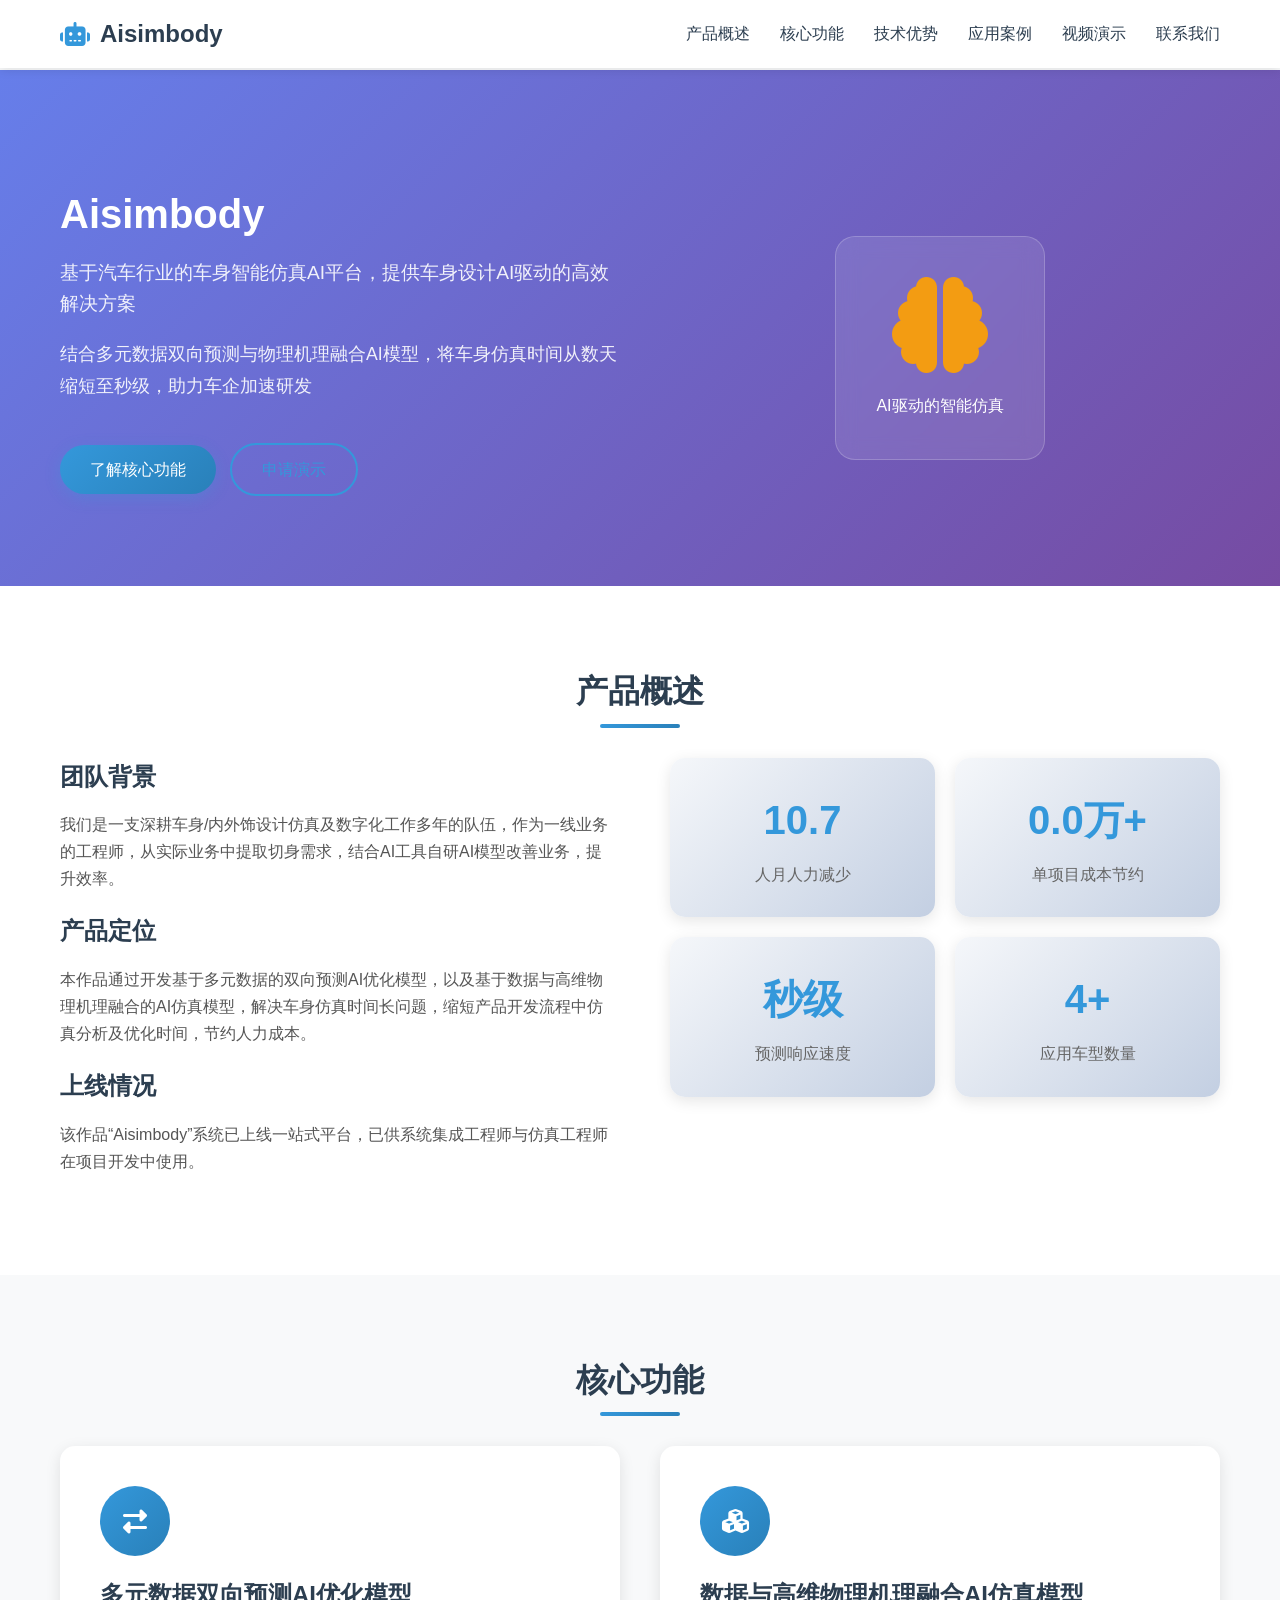
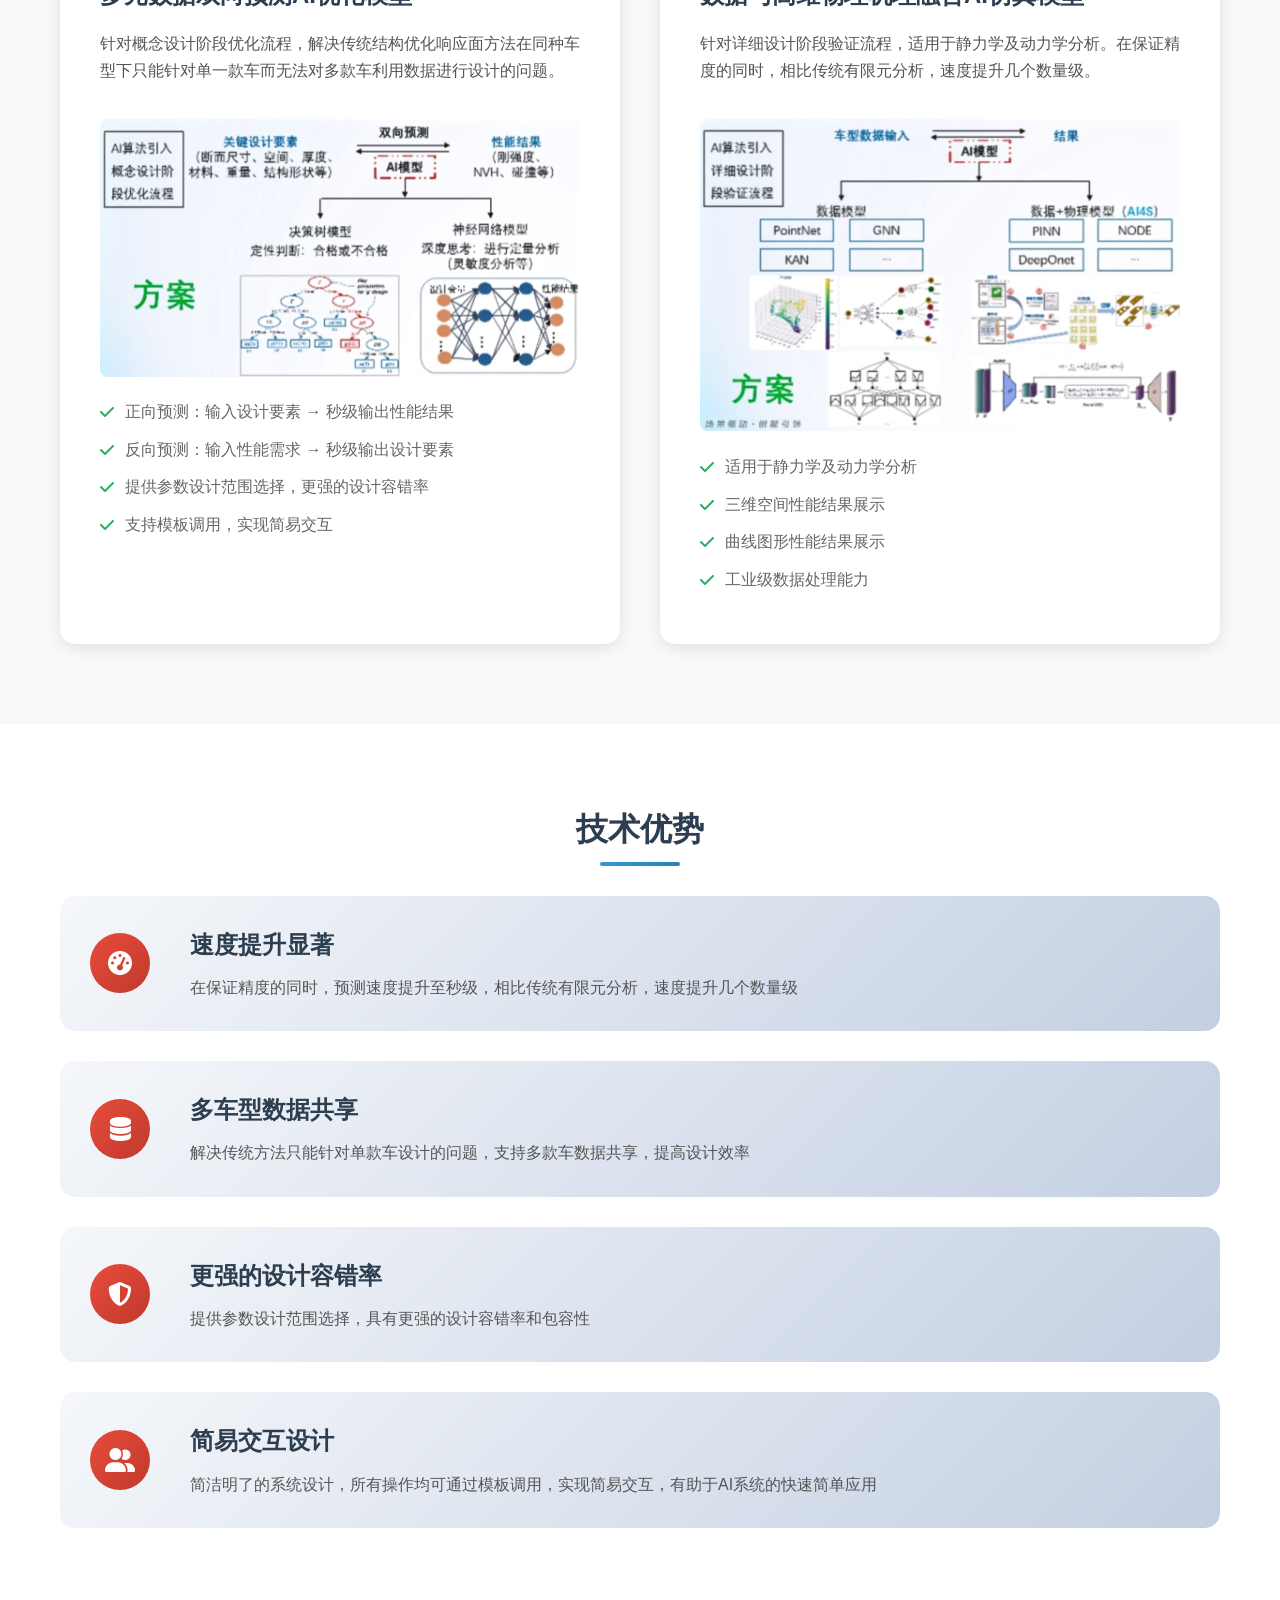
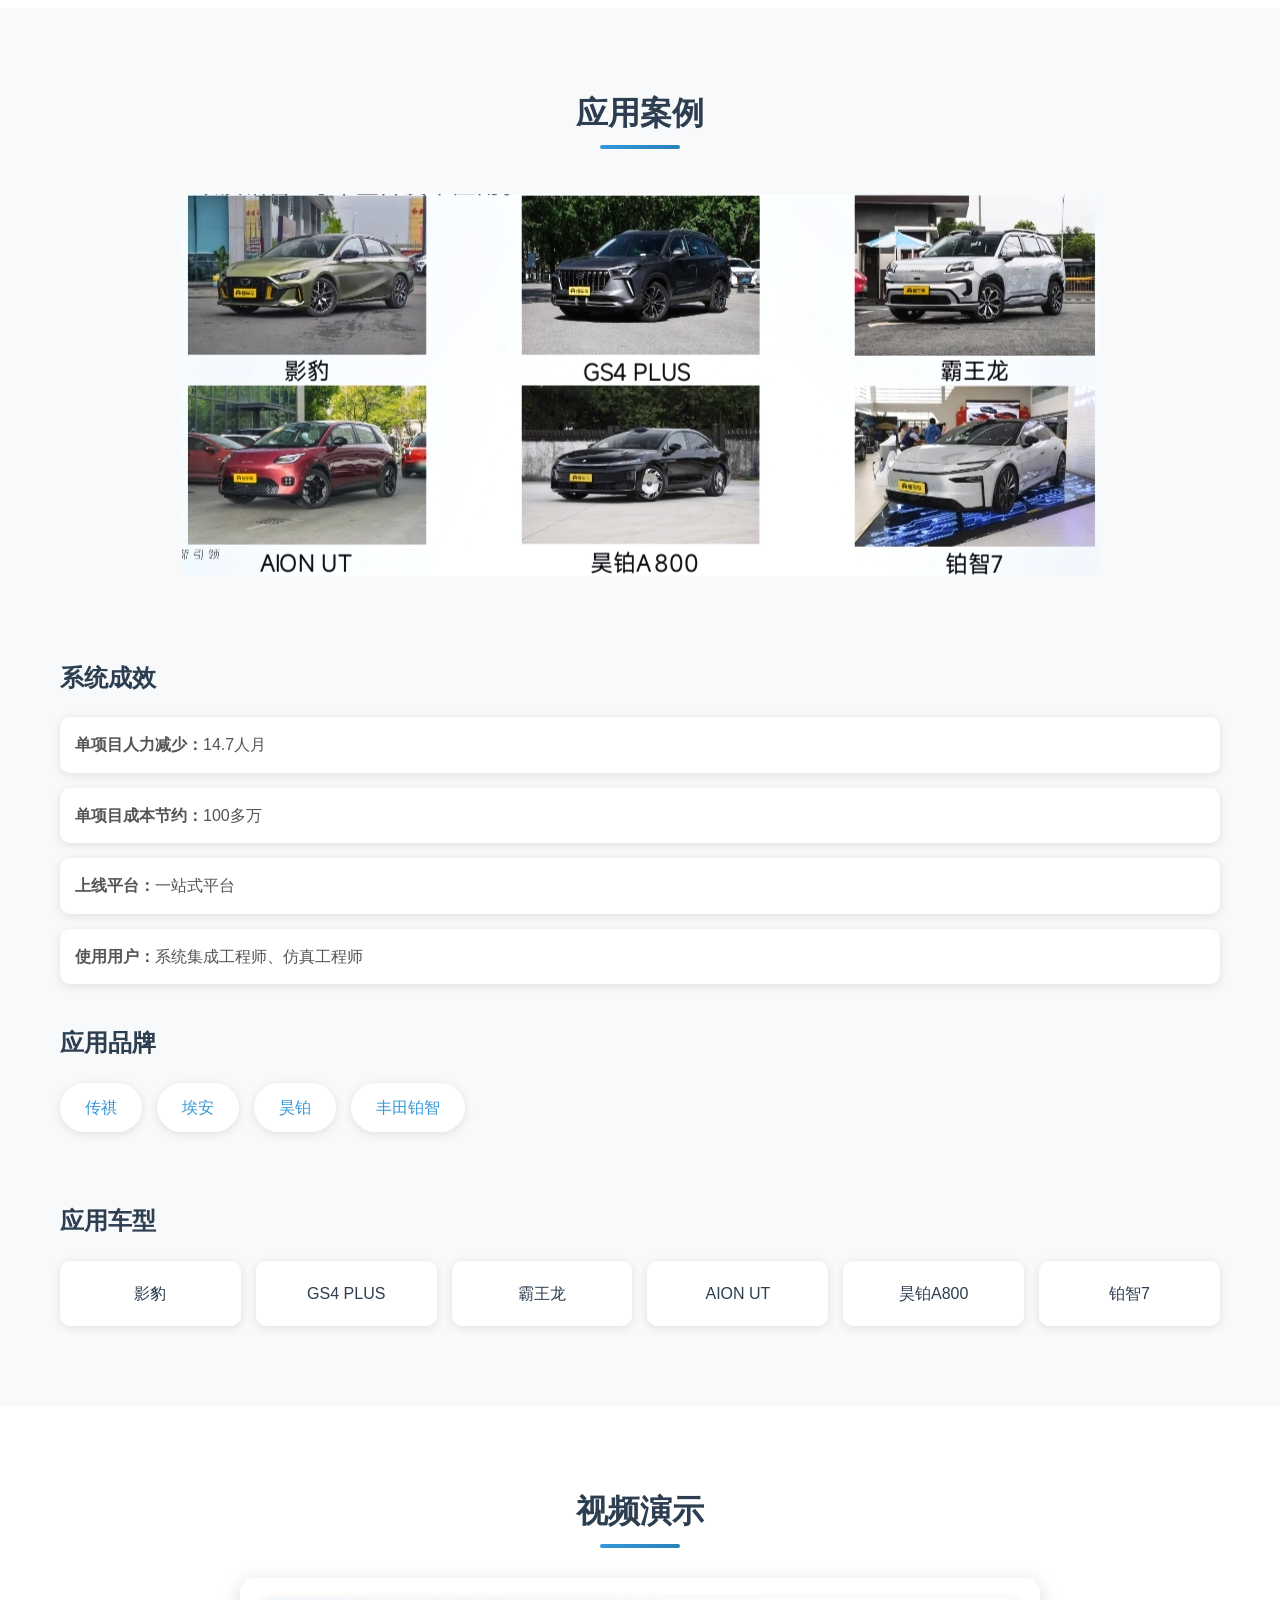
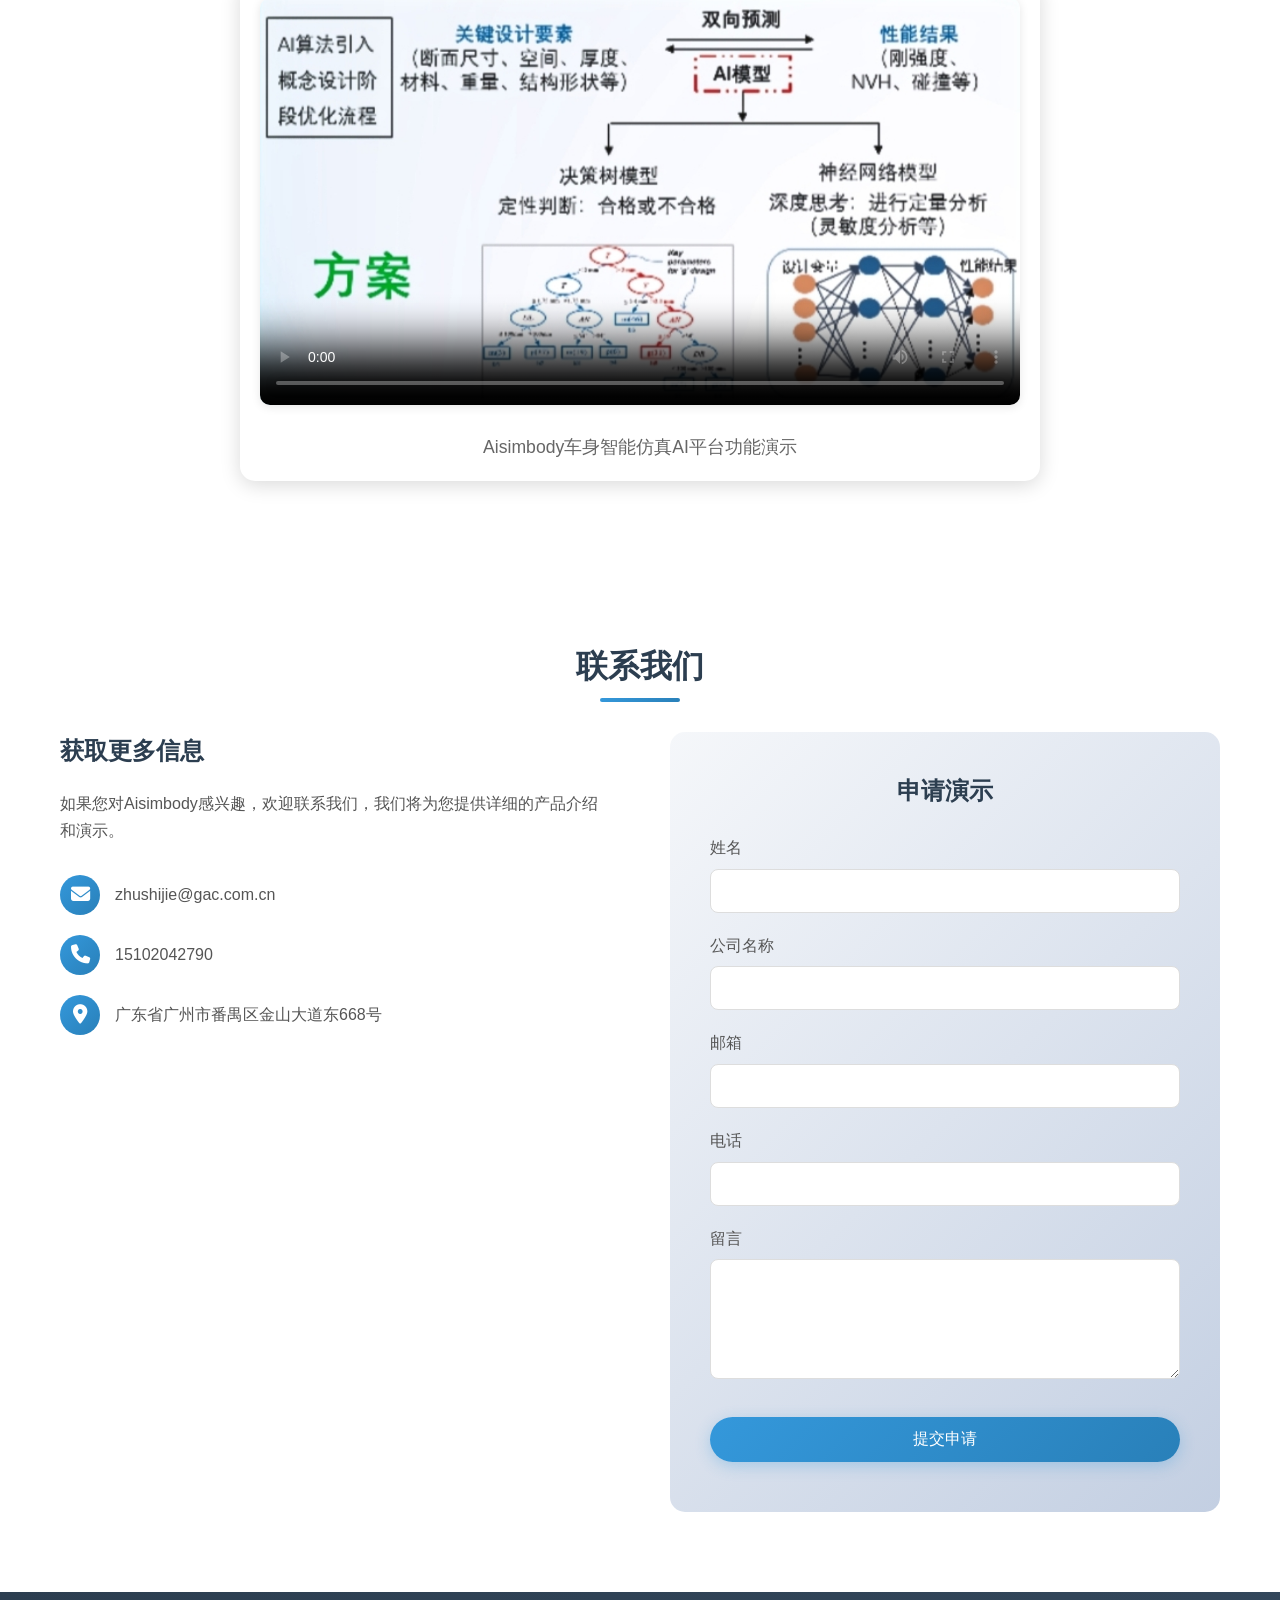
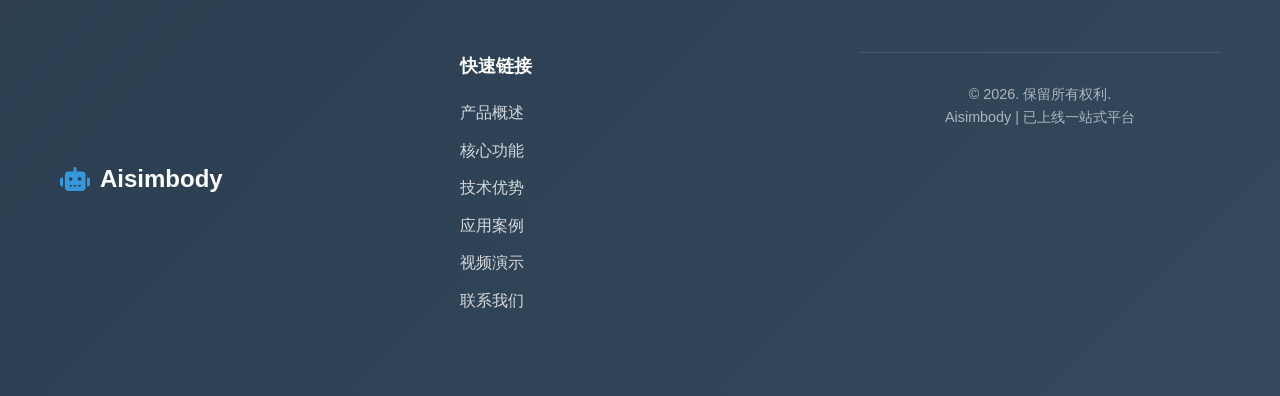
<file: index.html>
<!DOCTYPE html>
<html lang="zh-CN">
<head>
    <meta charset="UTF-8">
    <meta name="viewport" content="width=device-width, initial-scale=1.0">
    <title>Aisimbody - 基于汽车行业的车身智能仿真AI平台，提供车身设计AI驱动的高效解决方案</title>
    <link rel="stylesheet" href="style.css">
    <link rel="stylesheet" href="https://cdnjs.cloudflare.com/ajax/libs/font-awesome/6.4.0/css/all.min.css">
</head>
<body>
    <!-- 导航栏 -->
    <nav class="navbar">
        <div class="container">
            <div class="navbar-brand">
                <i class="fas fa-robot"></i>
                <span>Aisimbody</span>
            </div>
            <ul class="navbar-nav">
                <li><a href="#overview">产品概述</a></li>
                <li><a href="#features">核心功能</a></li>
                <li><a href="#technology">技术优势</a></li>
                <li><a href="#application">应用案例</a></li>
                <li><a href="#demo">视频演示</a></li>
                <li><a href="#contact">联系我们</a></li>
            </ul>
        </div>
    </nav>

    <!-- 英雄区 -->
    <header class="hero">
        <div class="container">
            <div class="hero-content">
                <h1>Aisimbody</h1>
                <p class="subtitle">基于汽车行业的车身智能仿真AI平台，提供车身设计AI驱动的高效解决方案</p>
                <p class="description">结合多元数据双向预测与物理机理融合AI模型，将车身仿真时间从数天缩短至秒级，助力车企加速研发</p>
                <div class="cta-buttons">
                    <a href="#features" class="btn btn-primary">了解核心功能</a>
                    <a href="#contact" class="btn btn-secondary">申请演示</a>
                </div>
            </div>
            <div class="hero-visual">
                <div class="visual-card">
                    <i class="fas fa-brain fa-6x"></i>
                    <p>AI驱动的智能仿真</p>
                </div>
            </div>
        </div>
    </header>

    <!-- 产品概述 -->
    <section id="overview" class="overview">
        <div class="container">
            <h2>产品概述</h2>
            <div class="overview-content">
                <div class="overview-text">
                    <h3>团队背景</h3>
                    <p>我们是一支深耕车身/内外饰设计仿真及数字化工作多年的队伍，作为一线业务的工程师，从实际业务中提取切身需求，结合AI工具自研AI模型改善业务，提升效率。</p>
                    
                    <h3>产品定位</h3>
                    <p>本作品通过开发基于多元数据的双向预测AI优化模型，以及基于数据与高维物理机理融合的AI仿真模型，解决车身仿真时间长问题，缩短产品开发流程中仿真分析及优化时间，节约人力成本。</p>
                    
                    <h3>上线情况</h3>
                    <p>该作品“Aisimbody”系统已上线一站式平台，已供系统集成工程师与仿真工程师在项目开发中使用。</p>
                </div>
                <div class="overview-stats">
                    <div class="stat-card">
                        <div class="stat-number">14.7</div>
                        <div class="stat-label">人月人力减少</div>
                    </div>
                    <div class="stat-card">
                        <div class="stat-number">100万+</div>
                        <div class="stat-label">单项目成本节约</div>
                    </div>
                    <div class="stat-card">
                        <div class="stat-number">秒级</div>
                        <div class="stat-label">预测响应速度</div>
                    </div>
                    <div class="stat-card">
                        <div class="stat-number">6+</div>
                        <div class="stat-label">应用车型数量</div>
                    </div>
                </div>
            </div>
        </div>
    </section>

    <!-- 核心功能 -->
    <section id="features" class="features">
        <div class="container">
            <h2>核心功能</h2>
            <div class="features-grid">
                <!-- 功能1：多元数据双向预测AI优化模型 -->
                <div class="feature-card">
                    <div class="feature-icon">
                        <i class="fas fa-exchange-alt"></i>
                    </div>
                    <h3>多元数据双向预测AI优化模型</h3>
                    <p>针对概念设计阶段优化流程，解决传统结构优化响应面方法在同种车型下只能针对单一款车而无法对多款车利用数据进行设计的问题。</p>
                    <div class="feature-image">
                        <img src="1.jpg" alt="多元数据双向预测AI优化模型" style="max-width: 100%; height: auto; border-radius: 8px; margin: 15px 0;">
                    </div>
                    <ul class="feature-list">
                        <li><i class="fas fa-check"></i> 正向预测：输入设计要素 → 秒级输出性能结果</li>
                        <li><i class="fas fa-check"></i> 反向预测：输入性能需求 → 秒级输出设计要素</li>
                        <li><i class="fas fa-check"></i> 提供参数设计范围选择，更强的设计容错率</li>
                        <li><i class="fas fa-check"></i> 支持模板调用，实现简易交互</li>
                    </ul>
                </div>
                
                <!-- 功能2：数据与物理机理融合AI仿真模型 -->
                <div class="feature-card">
                    <div class="feature-icon">
                        <i class="fas fa-cubes"></i>
                    </div>
                    <h3>数据与高维物理机理融合AI仿真模型</h3>
                    <p>针对详细设计阶段验证流程，适用于静力学及动力学分析。在保证精度的同时，相比传统有限元分析，速度提升几个数量级。</p>
                    <div class="feature-image">
                        <img src="2.jpg" alt="数据与高维物理机理融合AI仿真模型" style="max-width: 100%; height: auto; border-radius: 8px; margin: 15px 0;">
                    </div>
                    <ul class="feature-list">
                        <li><i class="fas fa-check"></i> 适用于静力学及动力学分析</li>
                        <li><i class="fas fa-check"></i> 三维空间性能结果展示</li>
                        <li><i class="fas fa-check"></i> 曲线图形性能结果展示</li>
                        <li><i class="fas fa-check"></i> 工业级数据处理能力</li>
                    </ul>
                </div>
            </div>
        </div>
    </section>

    <!-- 技术优势 -->
    <section id="technology" class="technology">
        <div class="container">
            <h2>技术优势</h2>
            <div class="technology-content">
                <div class="tech-item">
                    <div class="tech-icon">
                        <i class="fas fa-tachometer-alt"></i>
                    </div>
                    <div class="tech-info">
                        <h3>速度提升显著</h3>
                        <p>在保证精度的同时，预测速度提升至秒级，相比传统有限元分析，速度提升几个数量级</p>
                    </div>
                </div>
                <div class="tech-item">
                    <div class="tech-icon">
                        <i class="fas fa-database"></i>
                    </div>
                    <div class="tech-info">
                        <h3>多车型数据共享</h3>
                        <p>解决传统方法只能针对单款车设计的问题，支持多款车数据共享，提高设计效率</p>
                    </div>
                </div>
                <div class="tech-item">
                    <div class="tech-icon">
                        <i class="fas fa-shield-alt"></i>
                    </div>
                    <div class="tech-info">
                        <h3>更强的设计容错率</h3>
                        <p>提供参数设计范围选择，具有更强的设计容错率和包容性</p>
                    </div>
                </div>
                <div class="tech-item">
                    <div class="tech-icon">
                        <i class="fas fa-user-friends"></i>
                    </div>
                    <div class="tech-info">
                        <h3>简易交互设计</h3>
                        <p>简洁明了的系统设计，所有操作均可通过模板调用，实现简易交互，有助于AI系统的快速简单应用</p>
                    </div>
                </div>
            </div>
        </div>
    </section>

    <!-- 应用案例 -->
    <section id="application" class="application">
        <div class="container">
            <h2>应用案例</h2>
            <div class="application-content">
                <!-- 第一行：图片展示 -->
                <div class="application-image">
                    <img src="3.jpg" alt="应用案例效果展示" style="max-width: 100%; height: auto; border-radius: 8px; margin: 15px 0;">
                </div>
                
                <!-- 第二行：系统成效和应用品牌 -->
                <div class="application-stats">
                    <h3>系统成效</h3>
                    <ul class="stats-list">
                        <li><strong>单项目人力减少：</strong>14.7人月</li>
                        <li><strong>单项目成本节约：</strong>100多万</li>
                        <li><strong>上线平台：</strong>一站式平台</li>
                        <li><strong>使用用户：</strong>系统集成工程师、仿真工程师</li>
                    </ul>
                    
                    <h3>应用品牌</h3>
                    <div class="brands">
                        <div class="brand">传祺</div>
                        <div class="brand">埃安</div>
                        <div class="brand">昊铂</div>
                        <div class="brand">丰田铂智</div>
                    </div>
                </div>
                
                <!-- 第三行：应用车型 -->
                <div class="application-models">
                    <h3>应用车型</h3>
                    <div class="models-grid">
                        <div class="model-card">影豹</div>
                        <div class="model-card">GS4 PLUS</div>
                        <div class="model-card">霸王龙</div>
                        <div class="model-card">AION UT</div>
                        <div class="model-card">昊铂A800</div>
                        <div class="model-card">铂智7</div>
                    </div>
                </div>
            </div>
        </div>
    </section>

    <!-- 视频演示 -->
    <section id="demo" class="demo">
        <div class="container">
            <h2>视频演示</h2>
            <div class="demo-content">
                <div class="video-container">
                    <video controls width="100%" height="auto" poster="1.jpg">
                        <source src="视频.mp4" type="video/mp4">
                        您的浏览器不支持HTML5视频播放。
                    </video>
                    <p class="video-description">Aisimbody车身智能仿真AI平台功能演示</p>
                </div>
            </div>
        </div>
    </section>

    <!-- 联系我们 -->
    <section id="contact" class="contact">
        <div class="container">
            <h2>联系我们</h2>
            <div class="contact-content">
                <div class="contact-info">
                    <h3>获取更多信息</h3>
                    <p>如果您对Aisimbody感兴趣，欢迎联系我们，我们将为您提供详细的产品介绍和演示。</p>
                    <div class="contact-details">
                        <div class="contact-item">
                            <i class="fas fa-envelope"></i>
                            <span>zhushijie@gac.com.cn</span>
                        </div>
                        <div class="contact-item">
                            <i class="fas fa-phone"></i>
                            <span>15102042790</span>
                        </div>
                        <div class="contact-item">
                            <i class="fas fa-map-marker-alt"></i>
                            <span>广东省广州市番禺区金山大道东668号</span>
                        </div>
                    </div>
                </div>
                <div class="contact-form">
                    <form>
                        <h3>申请演示</h3>
                        <div class="form-group">
                            <label for="name">姓名</label>
                            <input type="text" id="name" name="name" required>
                        </div>
                        <div class="form-group">
                            <label for="company">公司名称</label>
                            <input type="text" id="company" name="company" required>
                        </div>
                        <div class="form-group">
                            <label for="email">邮箱</label>
                            <input type="email" id="email" name="email" required>
                        </div>
                        <div class="form-group">
                            <label for="phone">电话</label>
                            <input type="tel" id="phone" name="phone" required>
                        </div>
                        <div class="form-group">
                            <label for="message">留言</label>
                            <textarea id="message" name="message" rows="4"></textarea>
                        </div>
                        <button type="submit" class="btn btn-primary">提交申请</button>
                    </form>
                </div>
            </div>
        </div>
    </section>

    <!-- 页脚 -->
    <footer class="footer">
        <div class="container">
            <div class="footer-content">
                <div class="footer-brand">
                    <i class="fas fa-robot"></i>
                    <span>Aisimbody</span>
                </div>
                <div class="footer-links">
                <h4>快速链接</h4>
                <ul>
                    <li><a href="#overview">产品概述</a></li>
                    <li><a href="#features">核心功能</a></li>
                    <li><a href="#technology">技术优势</a></li>
                    <li><a href="#application">应用案例</a></li>
                    <li><a href="#demo">视频演示</a></li>
                    <li><a href="#contact">联系我们</a></li>
                </ul>
            </div>
                <div class="footer-copyright">
                    <p>&copy; 2026. 保留所有权利.</p>
                    <p>Aisimbody | 已上线一站式平台</p>
                </div>
            </div>
        </div>
    </footer>

    <script src="script.js"></script>
</body>
</html>
</file>
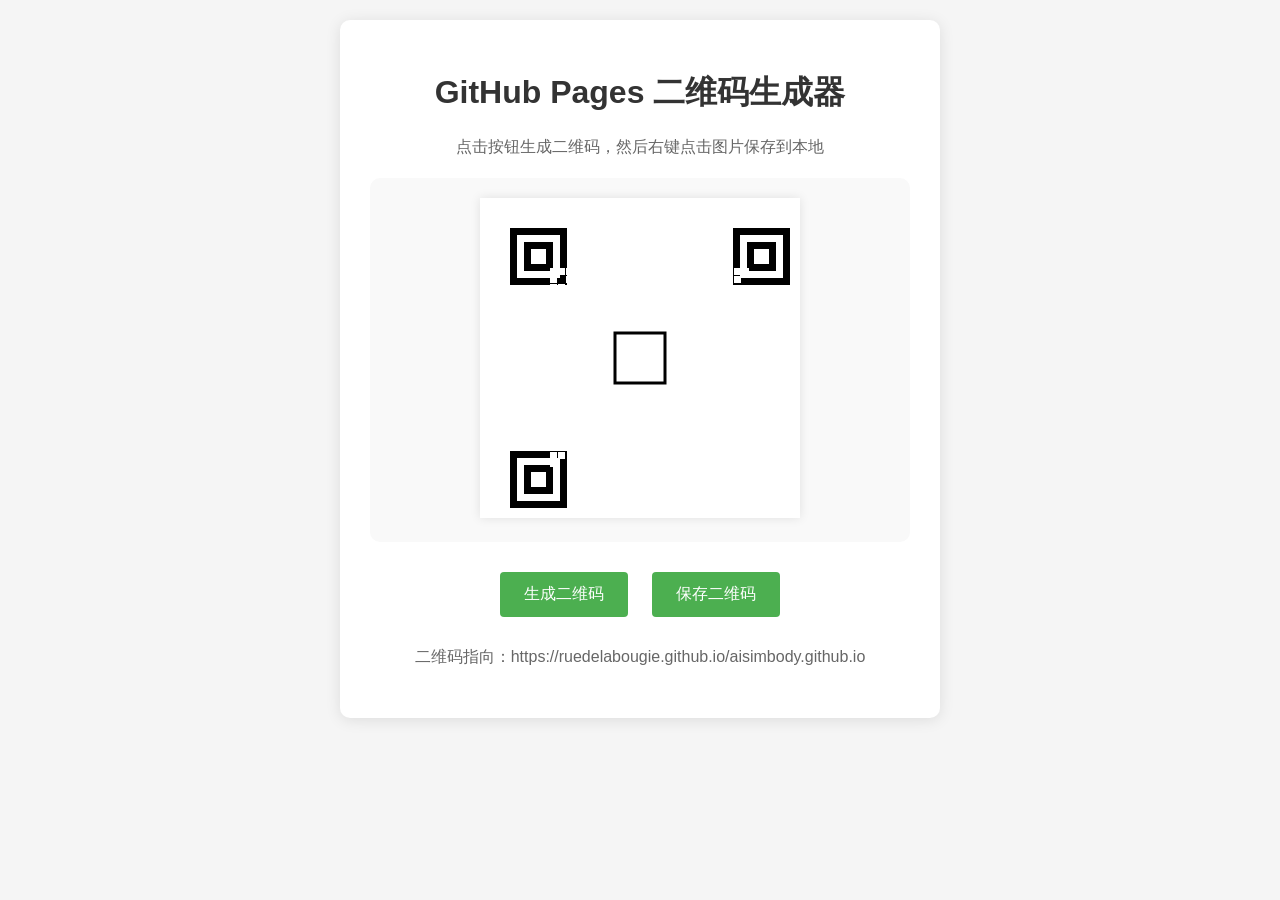
<file: inline-qrcode-generator.html>
<!DOCTYPE html>
<html lang="zh-CN">
<head>
    <meta charset="UTF-8">
    <meta name="viewport" content="width=device-width, initial-scale=1.0">
    <title>内联二维码生成器</title>
    <style>
        body {
            font-family: Arial, sans-serif;
            max-width: 600px;
            margin: 0 auto;
            padding: 20px;
            text-align: center;
            background-color: #f5f5f5;
        }
        h1 {
            color: #333;
        }
        .container {
            background: white;
            padding: 30px;
            border-radius: 10px;
            box-shadow: 0 2px 15px rgba(0,0,0,0.1);
        }
        .qrcode-container {
            margin: 20px 0;
            padding: 20px;
            background: #f9f9f9;
            border-radius: 10px;
        }
        canvas {
            max-width: 100%;
            border: 10px solid white;
            box-shadow: 0 0 10px rgba(0,0,0,0.1);
        }
        button {
            background-color: #4CAF50;
            color: white;
            border: none;
            padding: 12px 24px;
            font-size: 16px;
            border-radius: 4px;
            cursor: pointer;
            margin: 10px;
        }
        button:hover {
            background-color: #45a049;
        }
        .info {
            margin: 20px 0;
            color: #666;
        }
    </style>
</head>
<body>
    <div class="container">
        <h1>GitHub Pages 二维码生成器</h1>
        <p class="info">点击按钮生成二维码，然后右键点击图片保存到本地</p>
        
        <div class="qrcode-container">
            <canvas id="qrcodeCanvas" width="300" height="300"></canvas>
        </div>
        
        <div>
            <button onclick="generateQRCode()">生成二维码</button>
            <button onclick="saveQRCode()">保存二维码</button>
        </div>
        
        <div class="info">
            <p>二维码指向：https://ruedelabougie.github.io/aisimbody.github.io</p>
        </div>
    </div>

    <script>
        // 内联二维码生成算法
        function QRCode() {
            this.size = 300;
            this.cellSize = 8;
            this.margin = 4;
            this.data = "https://ruedelabougie.github.io/aisimbody.github.io";
        }
        
        QRCode.prototype.generate = function(canvas) {
            const ctx = canvas.getContext('2d');
            const size = this.size;
            
            // 清空画布
            ctx.fillStyle = '#ffffff';
            ctx.fillRect(0, 0, size, size);
            
            // 绘制简单的二维码图案（简化版，实际应使用完整的QR码算法）
            ctx.fillStyle = '#000000';
            
            // 绘制定位图案
            this.drawFinderPattern(ctx, 20, 20);
            this.drawFinderPattern(ctx, size - 57, 20);
            this.drawFinderPattern(ctx, 20, size - 57);
            
            // 绘制数据区域（简化版，实际应编码URL）
            for (let y = 0; y < 25; y++) {
                for (let x = 0; x < 25; x++) {
                    // 简单的随机图案（实际应使用URL的编码数据）
                    if ((x + y) % 3 === 0 || (x * y) % 7 === 0) {
                        const px = 60 + x * 8;
                        const py = 60 + y * 8;
                        ctx.fillRect(px, py, 7, 7);
                    }
                }
            }
            
            // 绘制中心Logo区域
            ctx.fillStyle = '#ffffff';
            ctx.fillRect(size / 2 - 25, size / 2 - 25, 50, 50);
            ctx.strokeStyle = '#000000';
            ctx.lineWidth = 3;
            ctx.strokeRect(size / 2 - 25, size / 2 - 25, 50, 50);
        };
        
        QRCode.prototype.drawFinderPattern = function(ctx, x, y) {
            // 绘制定位图案
            ctx.fillStyle = '#000000';
            ctx.fillRect(x, y, 57, 57);
            ctx.fillStyle = '#ffffff';
            ctx.fillRect(x + 7, y + 7, 43, 43);
            ctx.fillStyle = '#000000';
            ctx.fillRect(x + 14, y + 14, 29, 29);
            ctx.fillStyle = '#ffffff';
            ctx.fillRect(x + 21, y + 21, 15, 15);
        };
        
        let qrCode = new QRCode();
        
        function generateQRCode() {
            const canvas = document.getElementById('qrcodeCanvas');
            qrCode.generate(canvas);
            alert('二维码已生成！右键点击图片保存到本地文件夹。');
        }
        
        function saveQRCode() {
            const canvas = document.getElementById('qrcodeCanvas');
            
            // 创建下载链接
            const link = document.createElement('a');
            link.download = 'github-pages-qrcode.png';
            link.href = canvas.toDataURL('image/png');
            link.click();
        }
        
        // 页面加载时自动生成
        window.onload = function() {
            generateQRCode();
        };
    </script>
</body>
</html>
</file>
<file: style.css>
/* 基础样式重置 */
* {
    margin: 0;
    padding: 0;
    box-sizing: border-box;
}

/* 全局样式 */
body {
    font-family: 'Segoe UI', Tahoma, Geneva, Verdana, sans-serif;
    line-height: 1.6;
    color: #333;
    background-color: #f8f9fa;
}

.container {
    max-width: 1200px;
    margin: 0 auto;
    padding: 0 20px;
}

/* 标题样式 */
h1, h2, h3, h4 {
    font-weight: 600;
    margin-bottom: 20px;
    color: #2c3e50;
}

h1 {
    font-size: 2.5rem;
    line-height: 1.2;
}

h2 {
    font-size: 2rem;
    text-align: center;
    margin-bottom: 40px;
    position: relative;
}

h2::after {
    content: '';
    position: absolute;
    bottom: -10px;
    left: 50%;
    transform: translateX(-50%);
    width: 80px;
    height: 4px;
    background: linear-gradient(135deg, #3498db, #2980b9);
    border-radius: 2px;
}

h3 {
    font-size: 1.5rem;
    margin-bottom: 15px;
}

/* 按钮样式 */
.btn {
    display: inline-block;
    padding: 12px 30px;
    font-size: 16px;
    font-weight: 500;
    text-align: center;
    text-decoration: none;
    border-radius: 50px;
    transition: all 0.3s ease;
    cursor: pointer;
    border: none;
    margin: 10px 10px 10px 0;
}

.btn-primary {
    background: linear-gradient(135deg, #3498db, #2980b9);
    color: white;
    box-shadow: 0 4px 15px rgba(52, 152, 219, 0.3);
}

.btn-primary:hover {
    transform: translateY(-2px);
    box-shadow: 0 6px 20px rgba(52, 152, 219, 0.4);
}

.btn-secondary {
    background: transparent;
    color: #3498db;
    border: 2px solid #3498db;
}

.btn-secondary:hover {
    background: linear-gradient(135deg, #3498db, #2980b9);
    color: white;
    transform: translateY(-2px);
}

/* 导航栏样式 */
.navbar {
    background-color: white;
    box-shadow: 0 2px 10px rgba(0, 0, 0, 0.1);
    position: fixed;
    top: 0;
    left: 0;
    right: 0;
    z-index: 1000;
    transition: all 0.3s ease;
}

.navbar .container {
    display: flex;
    justify-content: space-between;
    align-items: center;
    padding: 15px 20px;
}

.navbar-brand {
    display: flex;
    align-items: center;
    font-size: 1.5rem;
    font-weight: 600;
    color: #2c3e50;
}

.navbar-brand i {
    margin-right: 10px;
    color: #3498db;
}

.navbar-nav {
    display: flex;
    list-style: none;
}

.navbar-nav li {
    margin-left: 30px;
}

.navbar-nav a {
    text-decoration: none;
    color: #2c3e50;
    font-weight: 500;
    transition: color 0.3s ease;
}

.navbar-nav a:hover {
    color: #3498db;
}

/* 英雄区样式 */
.hero {
    background: linear-gradient(135deg, #667eea 0%, #764ba2 100%);
    color: white;
    padding: 120px 0 80px;
    margin-top: 70px;
}

.hero .container {
    display: grid;
    grid-template-columns: 1fr 1fr;
    gap: 40px;
    align-items: center;
}

.hero-content h1 {
    color: white;
    margin-bottom: 20px;
}

.subtitle {
    font-size: 1.2rem;
    margin-bottom: 20px;
    opacity: 0.9;
}

.description {
    font-size: 1.1rem;
    margin-bottom: 30px;
    opacity: 0.9;
    line-height: 1.8;
}

.cta-buttons {
    margin-top: 30px;
}

.hero-visual {
    display: flex;
    justify-content: center;
    align-items: center;
}

.visual-card {
    background: rgba(255, 255, 255, 0.1);
    border-radius: 20px;
    padding: 40px;
    text-align: center;
    backdrop-filter: blur(10px);
    border: 1px solid rgba(255, 255, 255, 0.2);
    color: white;
    transition: transform 0.3s ease;
}

.visual-card:hover {
    transform: translateY(-10px);
}

.visual-card i {
    color: #f39c12;
    margin-bottom: 20px;
}

/* 产品概述样式 */
.overview {
    padding: 80px 0;
    background-color: white;
}

.overview-content {
    display: grid;
    grid-template-columns: 1fr 1fr;
    gap: 60px;
    align-items: start;
}

.overview-text p {
    margin-bottom: 20px;
    color: #555;
    line-height: 1.7;
}

.overview-stats {
    display: grid;
    grid-template-columns: 1fr 1fr;
    gap: 20px;
}

.stat-card {
    background: linear-gradient(135deg, #f5f7fa 0%, #c3cfe2 100%);
    padding: 30px;
    border-radius: 15px;
    text-align: center;
    transition: transform 0.3s ease;
    box-shadow: 0 4px 15px rgba(0, 0, 0, 0.1);
}

.stat-card:hover {
    transform: translateY(-5px);
    box-shadow: 0 6px 20px rgba(0, 0, 0, 0.15);
}

.stat-number {
    font-size: 2.5rem;
    font-weight: 700;
    color: #3498db;
    margin-bottom: 10px;
}

.stat-label {
    font-size: 1rem;
    color: #666;
    font-weight: 500;
}

/* 核心功能样式 */
.features {
    padding: 80px 0;
    background-color: #f8f9fa;
}

.features-grid {
    display: grid;
    grid-template-columns: 1fr 1fr;
    gap: 40px;
}

.feature-card {
    background-color: white;
    padding: 40px;
    border-radius: 15px;
    box-shadow: 0 4px 15px rgba(0, 0, 0, 0.1);
    transition: transform 0.3s ease, box-shadow 0.3s ease;
}

.feature-card:hover {
    transform: translateY(-10px);
    box-shadow: 0 10px 30px rgba(0, 0, 0, 0.15);
}

.feature-icon {
    width: 70px;
    height: 70px;
    background: linear-gradient(135deg, #3498db, #2980b9);
    border-radius: 50%;
    display: flex;
    justify-content: center;
    align-items: center;
    margin-bottom: 20px;
    font-size: 1.5rem;
    color: white;
}

.feature-card h3 {
    margin-bottom: 15px;
    color: #2c3e50;
}

.feature-card p {
    margin-bottom: 20px;
    color: #555;
    line-height: 1.7;
}

.feature-list {
    list-style: none;
}

.feature-list li {
    margin-bottom: 12px;
    padding-left: 25px;
    position: relative;
    color: #666;
}

.feature-list li i {
    position: absolute;
    left: 0;
    top: 5px;
    color: #27ae60;
}

/* 技术优势样式 */
.technology {
    padding: 80px 0;
    background-color: white;
}

.technology-content {
    display: flex;
    flex-direction: column;
    gap: 30px;
}

.tech-item {
    display: grid;
    grid-template-columns: 80px 1fr;
    gap: 20px;
    align-items: center;
    padding: 30px;
    background: linear-gradient(135deg, #f5f7fa 0%, #c3cfe2 100%);
    border-radius: 15px;
    transition: transform 0.3s ease;
}

.tech-item:hover {
    transform: translateX(10px);
}

.tech-icon {
    width: 60px;
    height: 60px;
    background: linear-gradient(135deg, #e74c3c, #c0392b);
    border-radius: 50%;
    display: flex;
    justify-content: center;
    align-items: center;
    font-size: 1.5rem;
    color: white;
}

.tech-info h3 {
    margin-bottom: 10px;
    color: #2c3e50;
}

.tech-info p {
    color: #555;
    line-height: 1.7;
}

/* 应用案例样式 */
.application {
    padding: 80px 0;
    background-color: #f8f9fa;
}

.application-content {
    display: grid;
    grid-template-columns: 1fr;
    gap: 40px;
    align-items: start;
}

.application-image {
    grid-column: 1 / -1;
    text-align: center;
    margin-bottom: 20px;
}

.application-stats h3 {
    margin-bottom: 20px;
}

.stats-list {
    list-style: none;
    margin-bottom: 40px;
}

.stats-list li {
    margin-bottom: 15px;
    padding: 15px;
    background-color: white;
    border-radius: 10px;
    box-shadow: 0 2px 10px rgba(0, 0, 0, 0.1);
    color: #555;
}

.brands {
    display: flex;
    flex-wrap: wrap;
    gap: 15px;
    margin-bottom: 30px;
}

.brand {
    padding: 12px 25px;
    background-color: white;
    border-radius: 50px;
    box-shadow: 0 2px 10px rgba(0, 0, 0, 0.1);
    color: #3498db;
    font-weight: 500;
    transition: all 0.3s ease;
}

.brand:hover {
    transform: translateY(-2px);
    box-shadow: 0 4px 15px rgba(52, 152, 219, 0.3);
}

.application-models h3 {
    margin-bottom: 20px;
}

.models-grid {
    display: grid;
    grid-template-columns: repeat(auto-fit, minmax(120px, 1fr));
    gap: 15px;
}

.model-card {
    padding: 20px;
    background-color: white;
    border-radius: 10px;
    text-align: center;
    box-shadow: 0 2px 10px rgba(0, 0, 0, 0.1);
    color: #2c3e50;
    font-weight: 500;
    transition: all 0.3s ease;
}

.model-card:hover {
    transform: translateY(-5px);
    box-shadow: 0 5px 15px rgba(0, 0, 0, 0.15);
    background: linear-gradient(135deg, #3498db, #2980b9);
    color: white;
}

/* 视频演示样式 */
.demo {
    padding: 80px 0;
    background-color: white;
}

.demo-content {
    display: flex;
    justify-content: center;
    align-items: center;
}

.video-container {
    width: 100%;
    max-width: 800px;
    background-color: white;
    padding: 20px;
    border-radius: 15px;
    box-shadow: 0 4px 20px rgba(0, 0, 0, 0.15);
    text-align: center;
}

.video-container video {
    width: 100%;
    height: auto;
    border-radius: 10px;
    box-shadow: 0 2px 10px rgba(0, 0, 0, 0.1);
}

.video-description {
    margin-top: 20px;
    color: #666;
    font-size: 1.1rem;
    font-weight: 500;
}

/* 联系我们样式 */
.contact {
    padding: 80px 0;
    background-color: white;
}

.contact-content {
    display: grid;
    grid-template-columns: 1fr 1fr;
    gap: 60px;
}

.contact-info h3 {
    margin-bottom: 20px;
}

.contact-info p {
    margin-bottom: 30px;
    color: #555;
    line-height: 1.7;
}

.contact-details {
    display: flex;
    flex-direction: column;
    gap: 20px;
}

.contact-item {
    display: flex;
    align-items: center;
    gap: 15px;
    color: #555;
}

.contact-item i {
    width: 40px;
    height: 40px;
    background: linear-gradient(135deg, #3498db, #2980b9);
    border-radius: 50%;
    display: flex;
    justify-content: center;
    align-items: center;
    color: white;
    font-size: 1.2rem;
}

.contact-form form {
    background: linear-gradient(135deg, #f5f7fa 0%, #c3cfe2 100%);
    padding: 40px;
    border-radius: 15px;
}

.contact-form h3 {
    margin-bottom: 25px;
    text-align: center;
    color: #2c3e50;
}

.form-group {
    margin-bottom: 20px;
}

.form-group label {
    display: block;
    margin-bottom: 8px;
    font-weight: 500;
    color: #555;
}

.form-group input,
.form-group textarea {
    width: 100%;
    padding: 12px;
    border: 1px solid #ddd;
    border-radius: 8px;
    font-size: 16px;
    font-family: inherit;
    transition: border-color 0.3s ease;
}

.form-group input:focus,
.form-group textarea:focus {
    outline: none;
    border-color: #3498db;
    box-shadow: 0 0 0 2px rgba(52, 152, 219, 0.1);
}

.form-group textarea {
    resize: vertical;
    min-height: 120px;
}

.contact-form button {
    width: 100%;
    margin-top: 10px;
}

/* 页脚样式 */
.footer {
    background: linear-gradient(135deg, #2c3e50 0%, #34495e 100%);
    color: white;
    padding: 60px 0 30px;
}

.footer-content {
    display: grid;
    grid-template-columns: repeat(3, 1fr);
    gap: 40px;
    margin-bottom: 40px;
}

.footer-brand {
    display: flex;
    align-items: center;
    font-size: 1.5rem;
    font-weight: 600;
    margin-bottom: 20px;
}

.footer-brand i {
    margin-right: 10px;
    color: #3498db;
}

.footer-links h4 {
    color: white;
    margin-bottom: 20px;
    font-size: 1.1rem;
}

.footer-links ul {
    list-style: none;
}

.footer-links li {
    margin-bottom: 12px;
}

.footer-links a {
    color: rgba(255, 255, 255, 0.8);
    text-decoration: none;
    transition: color 0.3s ease;
}

.footer-links a:hover {
    color: #3498db;
}

.footer-copyright {
    text-align: center;
    padding-top: 30px;
    border-top: 1px solid rgba(255, 255, 255, 0.1);
    color: rgba(255, 255, 255, 0.6);
    font-size: 0.9rem;
}

/* 响应式设计 */
@media (max-width: 992px) {
    .hero .container {
        grid-template-columns: 1fr;
        text-align: center;
    }
    
    .overview-content,
    .features-grid,
    .application-content,
    .contact-content,
    .footer-content {
        grid-template-columns: 1fr;
    }
    
    .hero-visual {
        margin-top: 40px;
    }
    
    .navbar-nav {
        display: none;
    }
    
    h1 {
        font-size: 2rem;
    }
    
    h2 {
        font-size: 1.8rem;
    }
}

@media (max-width: 768px) {
    .hero {
        padding: 100px 0 60px;
    }
    
    .overview,
    .features,
    .technology,
    .application,
    .contact {
        padding: 60px 0;
    }
    
    .container {
        padding: 0 15px;
    }
    
    .feature-card,
    .tech-item,
    .contact-form form {
        padding: 30px 20px;
    }
    
    .stats-list li {
        padding: 12px;
    }
    
    .models-grid {
        grid-template-columns: repeat(auto-fit, minmax(100px, 1fr));
        gap: 10px;
    }
    
    .model-card {
        padding: 15px;
        font-size: 0.9rem;
    }
}

/* 滚动动画 */
@keyframes fadeInUp {
    from {
        opacity: 0;
        transform: translateY(30px);
    }
    to {
        opacity: 1;
        transform: translateY(0);
    }
}

.fade-in-up {
    animation: fadeInUp 0.6s ease-out;
}
</file>
